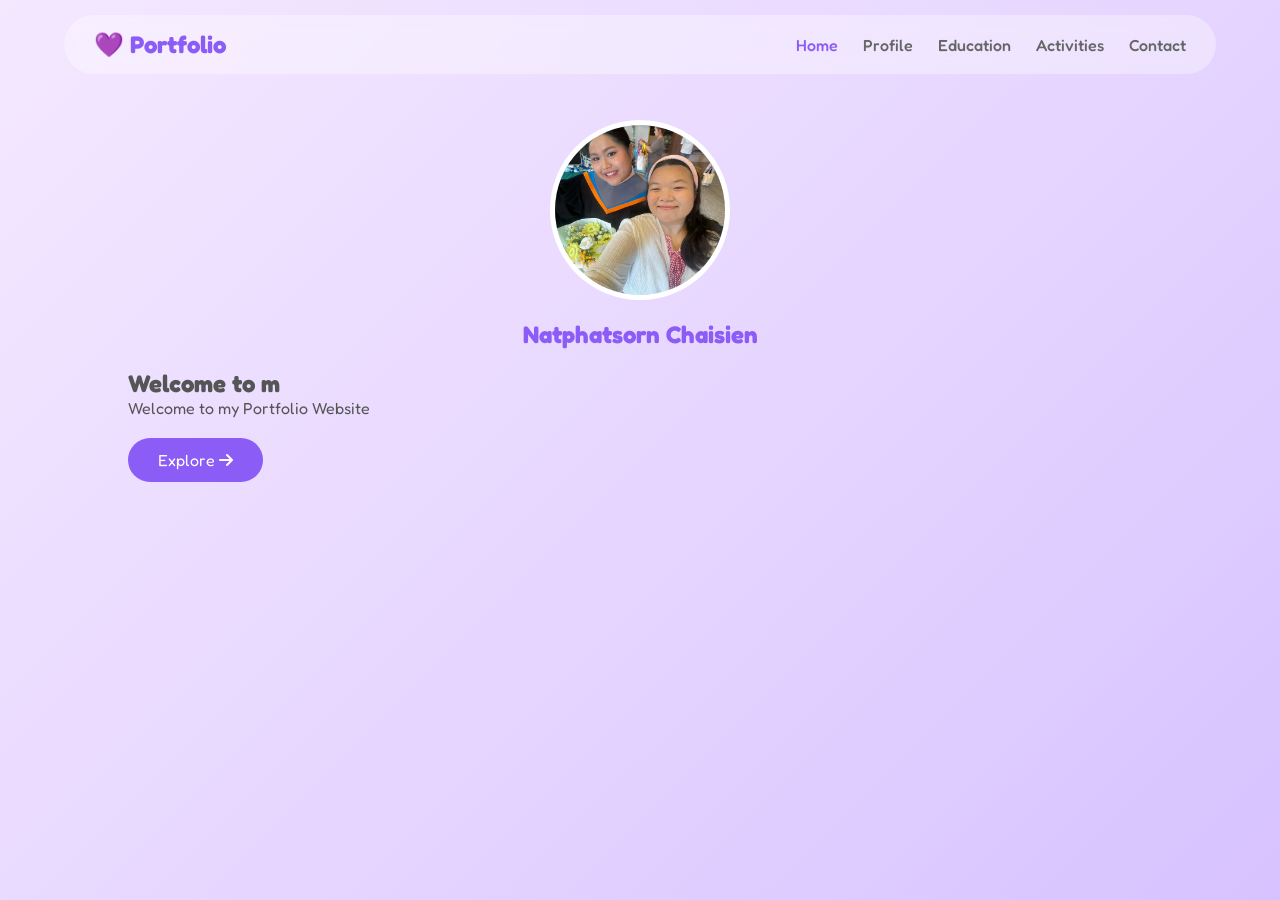
<file: index.html>
<!DOCTYPE html>
<html lang="th">
<head>
<meta charset="UTF-8">
<meta name="viewport" content="width=device-width, initial-scale=1.0">

<title>Natphatsorn<3 | Portfolio</title>

<link rel="stylesheet" href="css/style.css">

<link rel="preconnect" href="https://fonts.googleapis.com">
<link href="https://fonts.googleapis.com/css2?family=Fredoka:wght@400;500;600&display=swap" rel="stylesheet">

<link rel="stylesheet"
href="https://cdnjs.cloudflare.com/ajax/libs/font-awesome/6.7.2/css/all.min.css">

</head>

<body>

<div class="cursor"></div>

<header>

<nav>

<h2 class="logo">
💜 Portfolio
</h2>

<ul>

<li><a class="active" href="index.html">Home</a></li>

<li><a href="profile.html">Profile</a></li>

<li><a href="education.html">Education</a></li>

<li><a href="activities.html">Activities</a></li>

<li><a href="contact.html">Contact</a></li>

</ul>

</nav>

</header>

<section class="hero">

<div class="bubble x1"></div>
<div class="bubble x2"></div>
<div class="bubble x3"></div>
<div class="bubble x4"></div>

<div class="hero-card">

<img src="imges/IMG_0194.jpeg" class="profile">

<h1>Natphatsorn Chaisien</h1>

<h2 class="typing"></h2>

<p>

Welcome to my Portfolio Website

</p>

<a href="profile.html" class="btn">

Explore

<i class="fa-solid fa-arrow-right"></i>

</a>

</div>

</section>

<script src="js/script.js"></script>

</body>
</html>
</file>
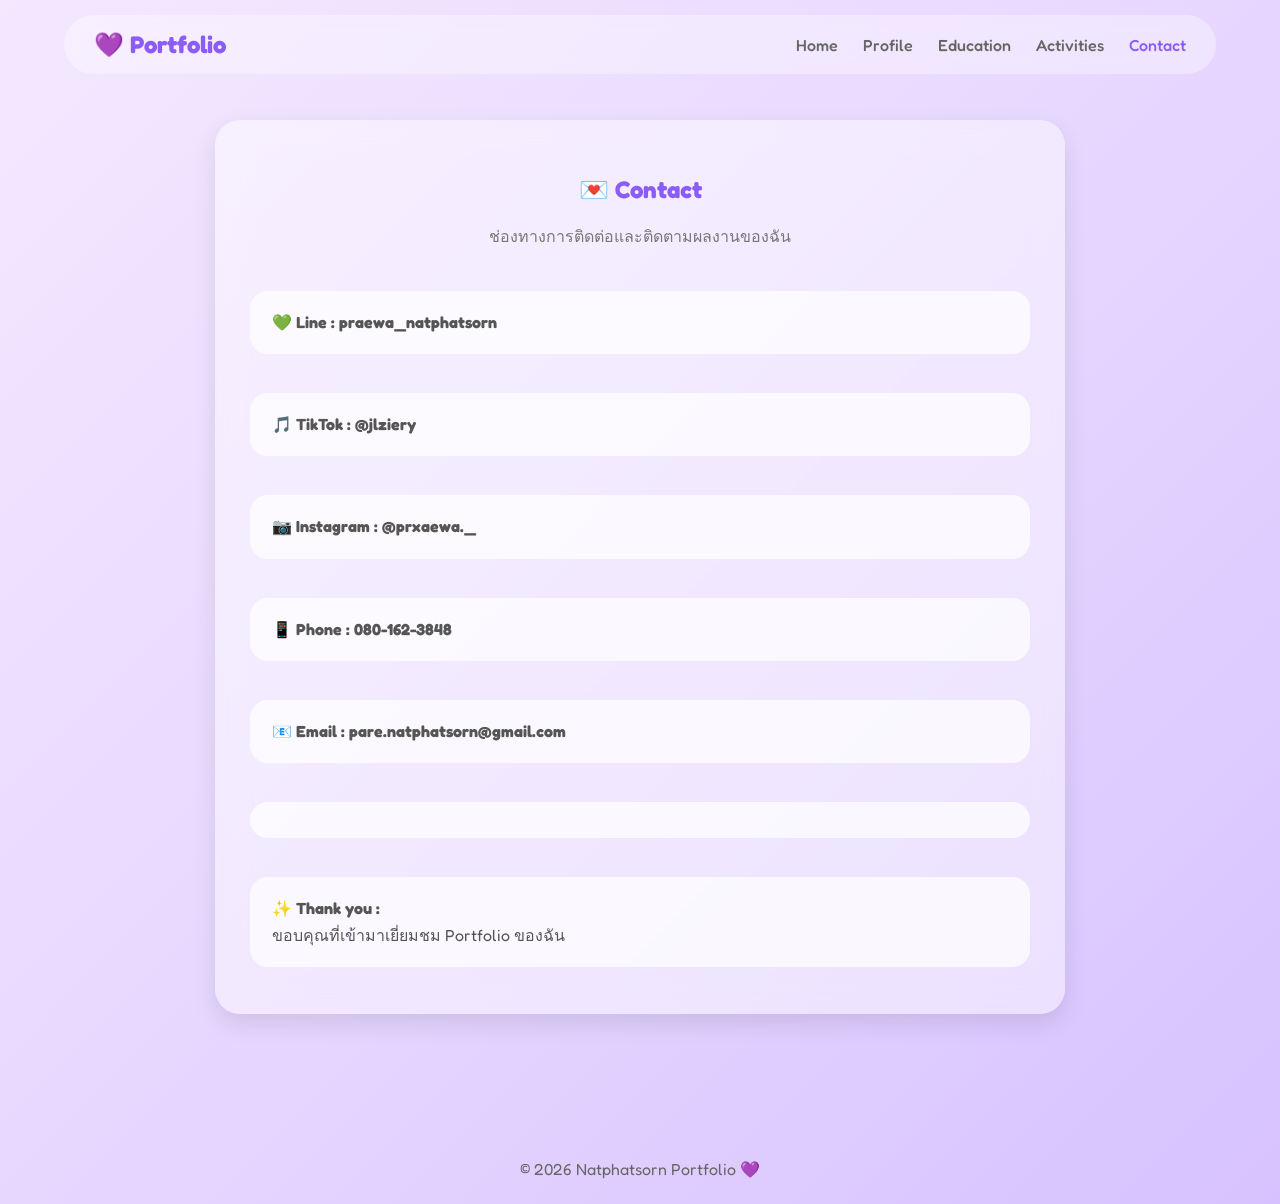
<file: contact.html>
<!DOCTYPE html>

<html lang="th">

<head>

    <meta charset="UTF-8">

    <meta name="viewport" content="width=device-width, initial-scale=1.0">

    <title>Contact | Portfolio</title>

    <link rel="stylesheet" href="css/style.css">

    <link href="https://fonts.googleapis.com/css2?family=Fredoka:wght@400;500;600&display=swap" rel="stylesheet">

    <link rel="stylesheet"

    href="https://cdnjs.cloudflare.com/ajax/libs/font-awesome/6.7.2/css/all.min.css">

</head>

<body>

<header>

    <nav>

        <h2 class="logo">💜 Portfolio</h2>

        <ul>

            <li><a href="index.html">Home</a></li>

            <li><a href="profile.html">Profile</a></li>

            <li><a href="education.html">Education</a></li>

            <li><a href="activities.html">Activities</a></li>

            <li><a href="contact.html" class="active">Contact</a></li>

        </ul>

    </nav>

</header>

<section>

<div class="card">

<h1>💌 Contact</h1>

<p style="text-align:center;color:#777;">

ช่องทางการติดต่อและติดตามผลงานของฉัน

</p>

<div class="info">

<div>

💚 <b>Line : praewa_natphatsorn</b><br>


</div>

<div>

🎵 <b>TikTok : @jlziery</b><br>



</div>

<div>

📷 <b>Instagram : @prxaewa._</b><br>



</div>

<div>

📱 <b>Phone : 080-162-3848</b><br>



</div>

<div>

📧 <b>Email : pare.natphatsorn@gmail.com</b><br>



</div>

<div>


</div>

<div>

✨ <b>Thank you :</b><br>

ขอบคุณที่เข้ามาเยี่ยมชม Portfolio ของฉัน

</div>

</div>

</div>

</section>

<footer>

    © 2026 Natphatsorn Portfolio 💜

</footer>

<script src="js/script.js"></script>

</body>

</html>
</file>
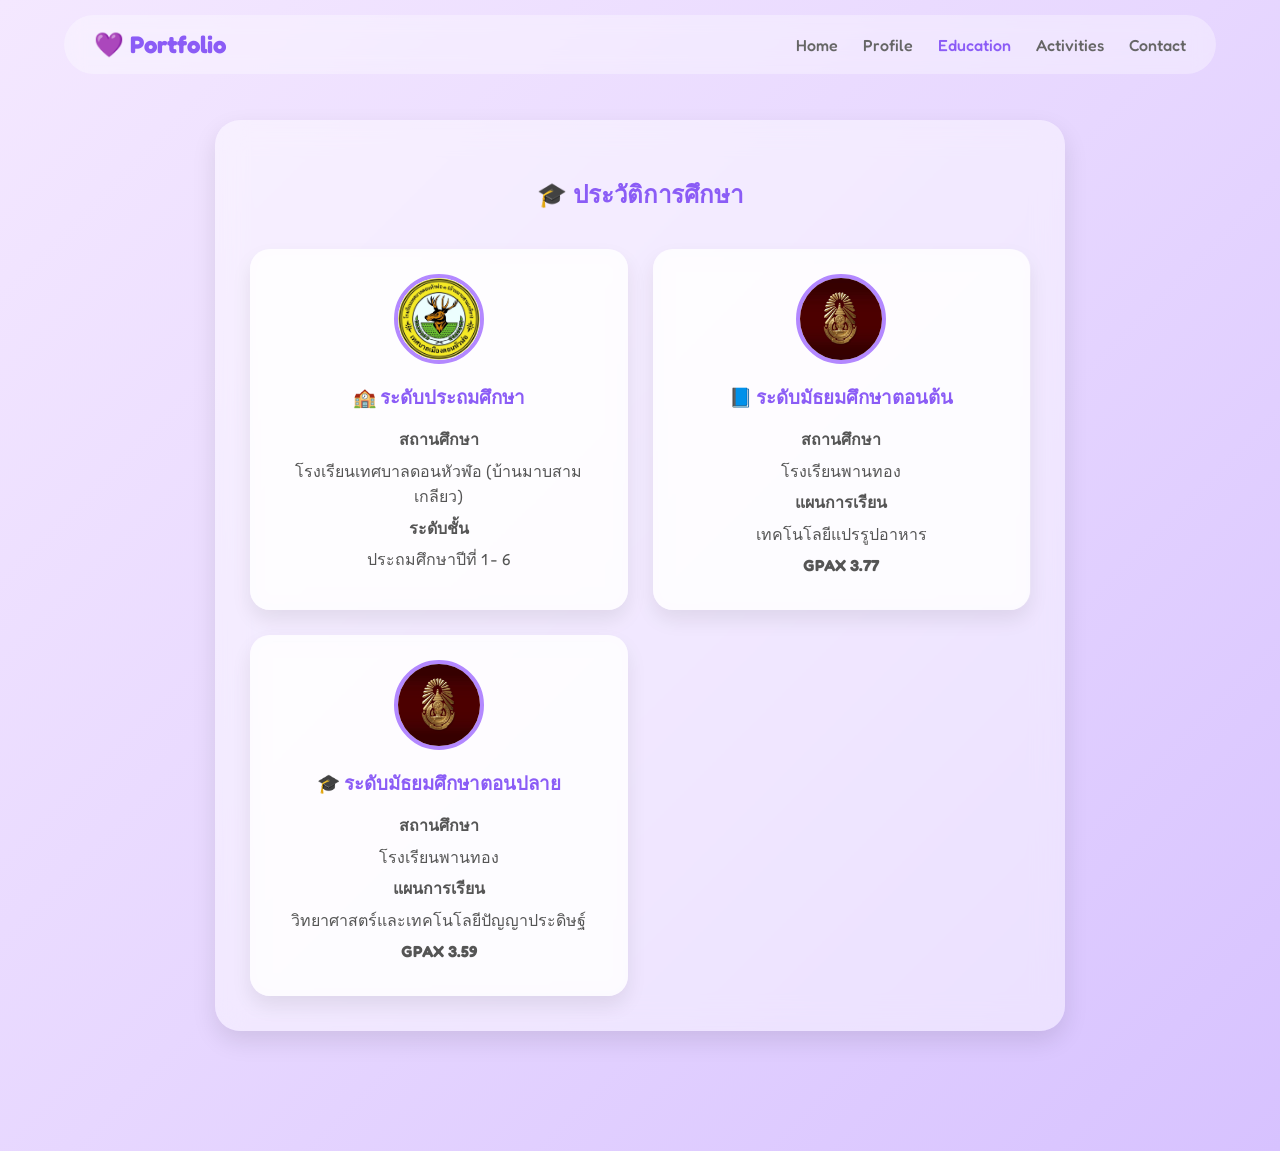
<file: education.html>
<!DOCTYPE html>

<html lang="th">

<head>

    <meta charset="UTF-8">

    <meta name="viewport" content="width=device-width, initial-scale=1.0">

    <title>Education | Portfolio</title>

    <link rel="stylesheet" href="css/style.css">

    <link href="https://fonts.googleapis.com/css2?family=Fredoka:wght@400;500;600&display=swap" rel="stylesheet">

</head>

<body>

<header>

    <nav>

        <h2 class="logo">💜 Portfolio</h2>

        <ul>

            <li><a href="index.html">Home</a></li>

            <li><a href="profile.html">Profile</a></li>

            <li><a href="education.html" class="active">Education</a></li>

            <li><a href="activities.html">Activities</a></li>

            <li><a href="contact.html">Contact</a></li>

        </ul>

    </nav>

</header>

<section>

<div class="card">

<h1>🎓 ประวัติการศึกษา</h1>

<div class="timeline">

<div class="edu-card">

<img src="imges/IMG_2422.jpg" class="school-img">

<h3>🏫 ระดับประถมศึกษา</h3>

<p><b>สถานศึกษา</b></p>

<p>โรงเรียนเทศบาลดอนหัวฬ่อ 
 (บ้านมาบสามเกลียว) </p>
<p><b>ระดับชั้น</b></p>

<p>ประถมศึกษาปีที่ 1 - 6</p>

</div>

<div class="edu-card">

<img src="imges/IMG_2421.jpg" class="school-img">

<h3>📘 ระดับมัธยมศึกษาตอนต้น</h3>

<p><b>สถานศึกษา</b></p>

<p>โรงเรียนพานทอง</p>

<p><b>แผนการเรียน</b></p>

<p>เทคโนโลยีแปรรูปอาหาร</p>

<p><b>GPAX 3.77 </b></p>



</div>

<div class="edu-card">

<img src="imges/IMG_2421.jpg" class="school-img">

<h3>🎓 ระดับมัธยมศึกษาตอนปลาย</h3>

<p><b>สถานศึกษา</b></p>

<p>โรงเรียนพานทอง</p>

<p><b>แผนการเรียน</b></p>

<p>วิทยาศาสตร์และเทคโนโลยีปัญญาประดิษฐ์</p>

<p><b>GPAX 3.59</b></p>


</div>

</div>

</div>

</section>

<script src="js/script.js"></script>

</body>

</html>
</file>
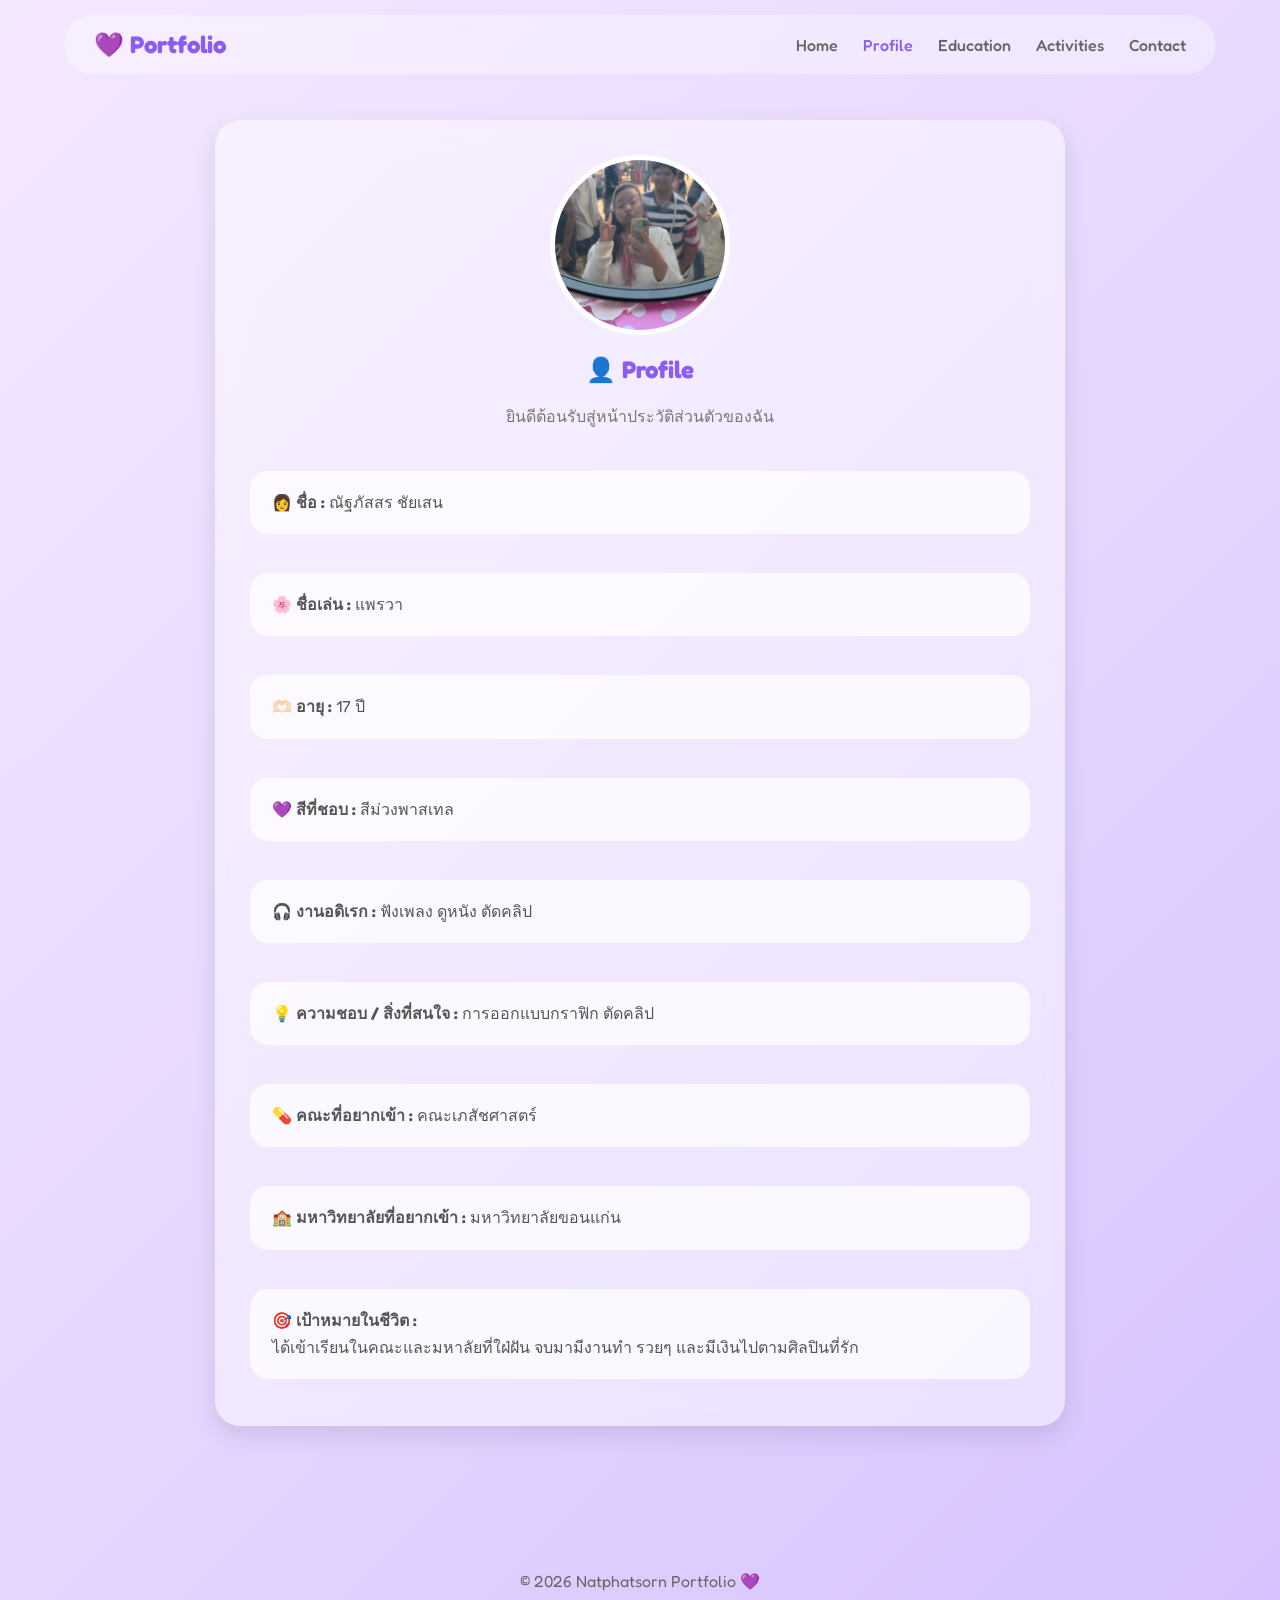
<file: profile.html>
<!DOCTYPE html>

<html lang="th">

<head>

    <meta charset="UTF-8">

    <meta name="viewport" content="width=device-width, initial-scale=1.0">

    <title>Profile | Portfolio</title>

    <link rel="stylesheet" href="css/style.css">

    <link href="https://fonts.googleapis.com/css2?family=Fredoka:wght@400;500;600&display=swap" rel="stylesheet">

    <link rel="stylesheet"

    href="https://cdnjs.cloudflare.com/ajax/libs/font-awesome/6.7.2/css/all.min.css">

</head>

<body>

<header>

    <nav>

        <h2 class="logo">💜 Portfolio</h2>

        <ul>

            <li><a href="index.html">Home</a></li>

            <li><a href="profile.html" class="active">Profile</a></li>

            <li><a href="education.html">Education</a></li>

            <li><a href="activities.html">Activities</a></li>

            <li><a href="contact.html">Contact</a></li>

        </ul>

    </nav>

</header>

<section>

<div class="card">

<img src="imges/IMG_8460.png" class="profile" alt="Profile">

<h1>👤 Profile</h1>

<p style="text-align:center;color:#777;">

ยินดีต้อนรับสู่หน้าประวัติส่วนตัวของฉัน

</p>

<div class="info">

<div>👩 <b>ชื่อ :</b> ณัฐภัสสร ชัยเสน</div>

<div>🌸 <b>ชื่อเล่น :</b> แพรวา</div>

<div>🫶🏻 <b>อายุ :</b> 17 ปี</div>

<div>💜 <b>สีที่ชอบ :</b> สีม่วงพาสเทล</div>

<div>🎧 <b>งานอดิเรก :</b> ฟังเพลง ดูหนัง ตัดคลิป </div>

<div>💡 <b>ความชอบ / สิ่งที่สนใจ :</b> การออกแบบกราฟิก ตัดคลิป  </div>

<div>💊 <b>คณะที่อยากเข้า :</b> คณะเภสัชศาสตร์</div>

<div>🏫 <b>มหาวิทยาลัยที่อยากเข้า :</b> มหาวิทยาลัยขอนแก่น </div>

<div>🎯 <b>เป้าหมายในชีวิต :</b><br>

  ได้เข้าเรียนในคณะและมหาลัยที่ใฝ่ฝัน จบมามีงานทำ รวยๆ และมีเงินไปตามศิลปินที่รัก

</div>

</div>

</div>

</section>

<footer>

    © 2026 Natphatsorn Portfolio 💜

</footer>

<script src="js/script.js"></script>

</body>

</html>
</file>
<file: css/style.css>
*{
margin:0;
padding:0;
box-sizing:border-box;
font-family:'Fredoka',sans-serif;
scroll-behavior:smooth;
}

body{
background:linear-gradient(135deg,#f4e8ff,#e7d7ff,#d7c2ff);
color:#555;
}

header{
position:fixed;
width:100%;
top:0;
z-index:999;
}

nav{
width:90%;
margin:15px auto;
padding:15px 30px;
display:flex;
justify-content:space-between;
align-items:center;
background:rgba(255,255,255,.35);
backdrop-filter:blur(10px);
border-radius:50px;
}

.logo{
font-size:24px;
font-weight:bold;
color:#8b5cf6;
}

nav ul{
display:flex;
list-style:none;
gap:25px;
}

nav a{
text-decoration:none;
color:#666;
font-weight:500;
}

nav a:hover,
.active{
color:#8b5cf6;
}

section{
padding:120px 10%;
min-height:100vh;
}

.card{
background:rgba(255,255,255,.45);
backdrop-filter:blur(15px);
border-radius:25px;
padding:35px;
box-shadow:0 10px 25px rgba(0,0,0,.1);
animation:up 1s;
}

@keyframes up{
from{
opacity:0;
transform:translateY(40px);
}
to{
opacity:1;
transform:translateY(0);
}
}

.profile{
width:180px;
height:180px;
border-radius:50%;
display:block;
margin:auto;
object-fit:cover;
border:5px solid white;
}

h1{
text-align:center;
color:#8b5cf6;
margin:20px 0;
}

.info{
margin-top:30px;
}

.info div{
padding:15px;
margin:12px 0;
background:white;
border-radius:15px;
transition:.3s;
}

.info div:hover{
transform:translateX(8px);
}

.btn{
display:inline-block;
margin-top:20px;
padding:12px 30px;
background:#8b5cf6;
color:white;
text-decoration:none;
border-radius:30px;
transition:.3s;
}

.btn:hover{
transform:scale(1.05);
}

.grid{
display:grid;
grid-template-columns:repeat(auto-fit,minmax(250px,1fr));
gap:20px;
}

.item{
background:white;
padding:20px;
border-radius:20px;
transition:.3s;
}

.item:hover{
transform:translateY(-8px);
}

footer{
text-align:center;
padding:20px;
}
/* ===== Profile Page ===== */

.card{

    max-width:850px;

    margin:auto;

}

.info{

    margin-top:30px;

    display:flex;

    flex-direction:column;

    gap:15px;

}

.info div{

    background:rgba(255,255,255,.7);

    padding:18px 22px;

    border-radius:18px;

    transition:.3s;

    line-height:1.7;

}

.info div:hover{

    transform:translateX(8px);

    background:white;

    box-shadow:0 5px 15px rgba(0,0,0,.08);

}

footer{

    text-align:center;

    padding:25px;

    color:#666;

}
/* ==========================

   EDUCATION

========================== */

.timeline{

    display:grid;

    grid-template-columns:repeat(auto-fit,minmax(260px,1fr));

    gap:25px;

    margin-top:35px;

}

.edu-card{

    background:rgba(255,255,255,.75);

    backdrop-filter:blur(10px);

    border-radius:20px;

    padding:25px;

    text-align:center;

    box-shadow:0 10px 20px rgba(0,0,0,.08);

    transition:.3s;

}

.edu-card:hover{

    transform:translateY(-8px);

    box-shadow:0 15px 30px rgba(139,92,246,.25);

}

.school-img{

    width:90px;

    height:90px;

    object-fit:cover;

    border-radius:50%;

    border:4px solid #b388ff;

    margin-bottom:15px;

}

.edu-card h3{

    color:#8b5cf6;

    margin-bottom:15px;

}

.edu-card p{

    margin:6px 0;

    color:#555;

    line-height:1.6;

}
.activities{

    max-width:1100px;

    margin:auto;

    padding:50px 20px;

}

.activities h1{

    text-align:center;

    color:#8b5cf6;

}

.subtitle{

    text-align:center;

    color:#666;

    margin-bottom:40px;

}

.activity-box{

    display:flex;

    gap:25px;

    align-items:center;

    background:#fff;

    border-radius:20px;

    margin-bottom:30px;

    overflow:hidden;

    box-shadow:0 8px 20px rgba(0,0,0,.1);

    transition:.3s;

}

.activity-box:hover{

    transform:translateY(-5px);

}

.activity-box img{

    width:380px;

    height:220px;

    object-fit:cover;

}

.activity-text{

    padding:20px;

}

.activity-text h2{

    color:#8b5cf6;

    margin-bottom:10px;

}

.activity-text p{

    line-height:1.8;

    color:#555;

}

@media(max-width:768px){

    .activity-box{

        flex-direction:column;

    }

    .activity-box img{

        width:100%;

        height:220px;

    }

}
/* ===== Contact Page ===== */

.contact-card{

    max-width:850px;

    margin:auto;

}

.contact-info{

    margin-top:30px;

    display:flex;

    flex-direction:column;

    gap:15px;

}

.contact-info div{

    background:rgba(255,255,255,.7);

    padding:18px 22px;

    border-radius:18px;

    transition:.3s;

    line-height:1.7;

}

.contact-info div:hover{

    transform:translateX(8px);

    background:white;

    box-shadow:0 5px 15px rgba(0,0,0,.08);

}

.contact-info b{

    color:#a56cff;

}
</file>
